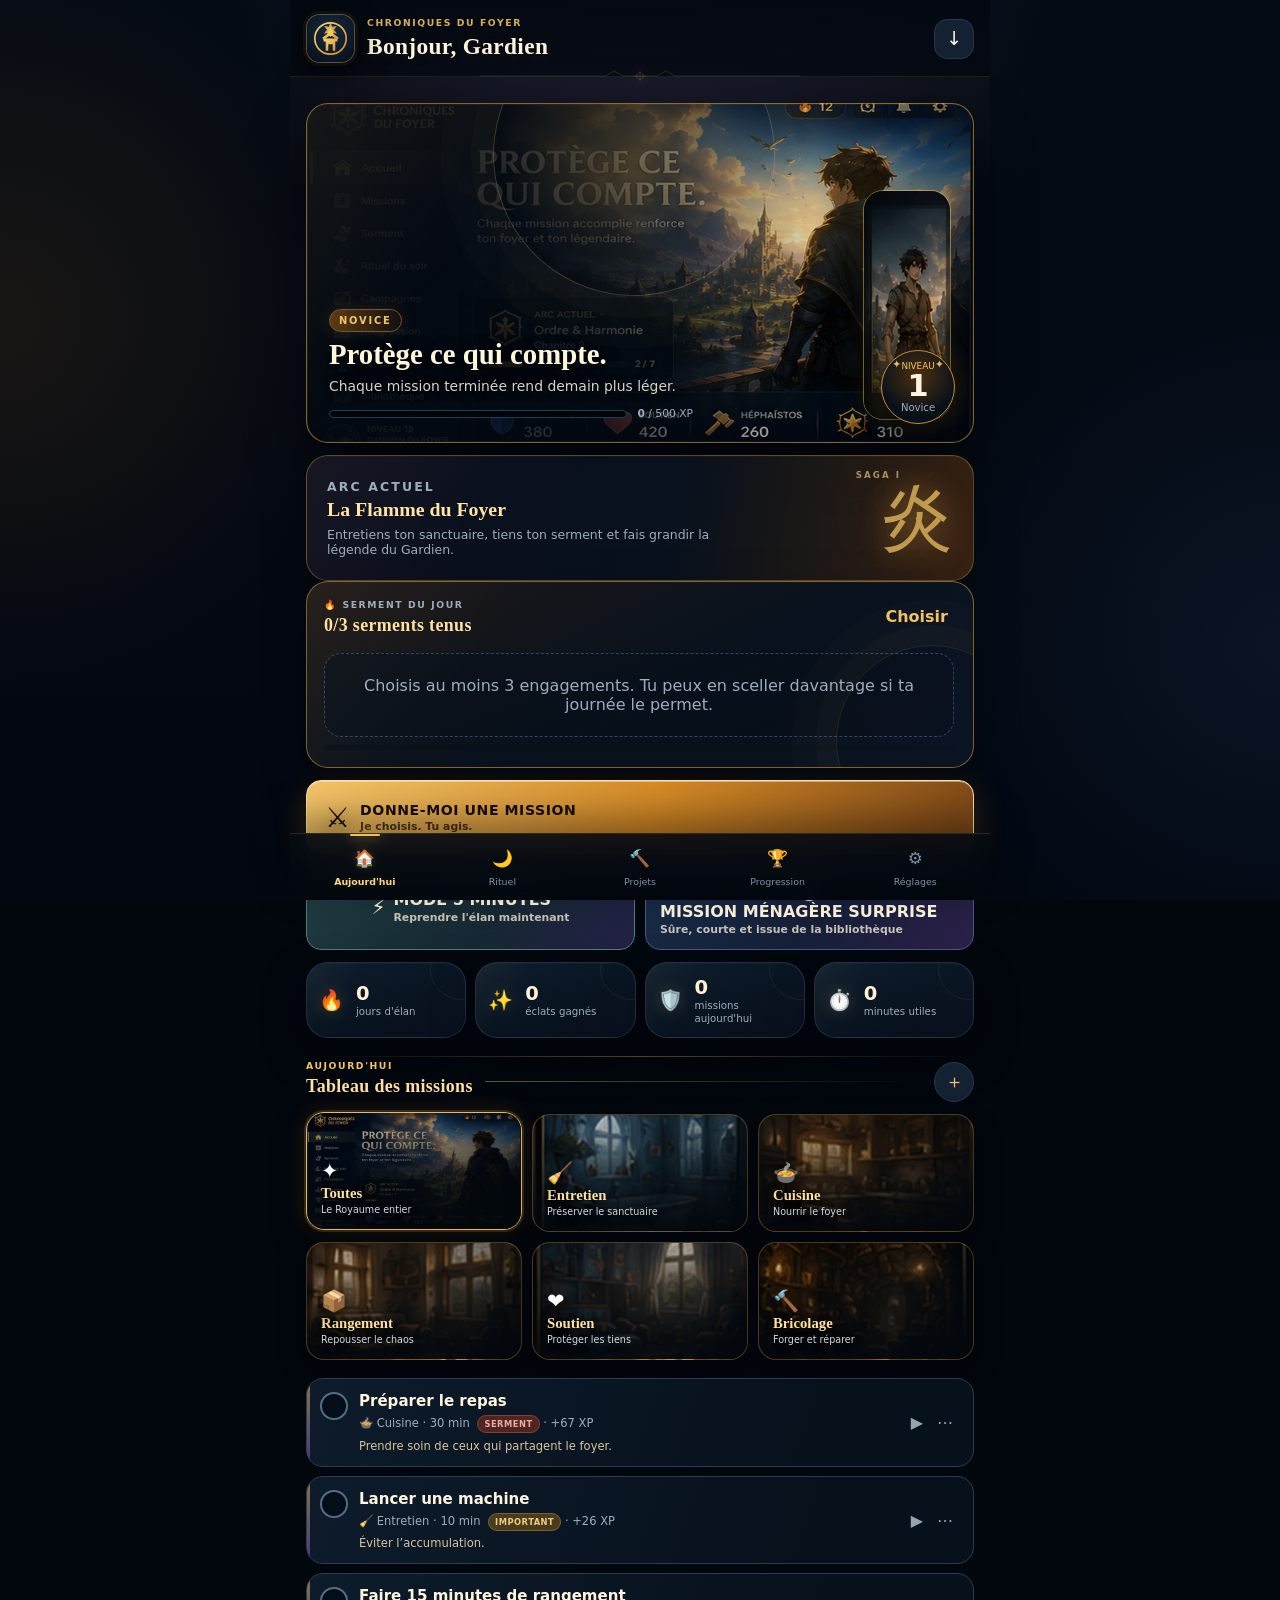
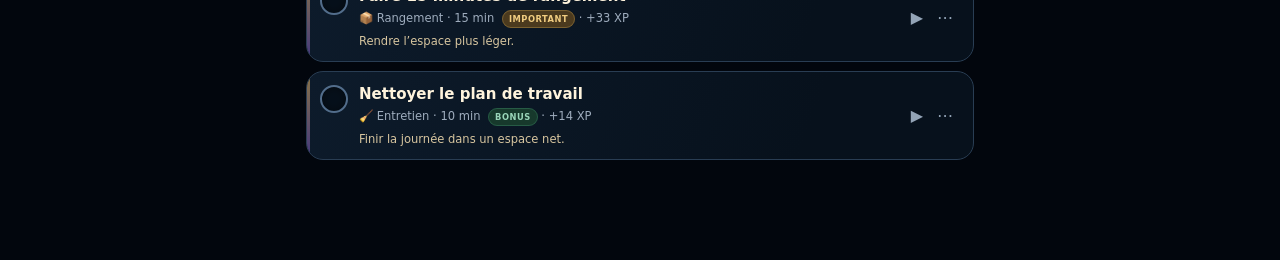
<file: index.html>
<!doctype html>
<html lang="fr">
<head>
  <meta charset="utf-8" />
  <meta name="viewport" content="width=device-width, initial-scale=1, viewport-fit=cover" />
  <meta name="theme-color" content="#030812" />
  <meta name="description" content="Chroniques du Foyer — transforme l'entretien, le rangement, la cuisine et le bricolage en missions motivantes." />
  <link rel="manifest" href="./manifest.webmanifest" />
  <link rel="icon" href="./icon.svg" type="image/svg+xml" />
  <link rel="apple-touch-icon" href="./icon-192.png" />
  <title>Chroniques du Foyer</title>
  <link rel="stylesheet" href="./style.css" />
</head>
<body>
  <div id="celebration" class="celebration" aria-hidden="true"></div>
  <div class="app-shell">
    <header class="topbar">
      <div class="brandline">
        <img src="./icon.svg" alt="" class="brand-icon" />
        <div>
          <p class="eyebrow">Chroniques du Foyer</p>
          <h1 id="greeting">Bonsoir, Gardien</h1>
        </div>
      </div>
      <button class="icon-btn" id="installBtn" hidden aria-label="Installer l'application">↓</button>
    </header>

    <main id="mainContent">
      <section id="todayView" class="view active-view">
        <section class="hero card glow-card shonen-hero">
          <div class="hero-copy">
            <span class="pill" id="rankPill">NOVICE</span>
            <h2>Protège ce qui compte.</h2>
            <p id="dailyQuote">Une petite action utile vaut mieux qu'une grande intention.</p>
            <div class="xp-line">
              <div class="xp-track"><span id="xpBar"></span></div>
              <small><strong id="xpCurrent">0</strong> / <span id="xpNext">250</span> XP</small>
            </div>
          </div>
          <div class="hero-guardian-stage"><img id="heroGuardianImage" src="./assets/guardian-stage-1.webp" alt="Évolution du Gardien"><div class="level-orb"><small>NIVEAU</small><strong id="level">1</strong><span id="rankMini">Novice</span></div></div>
        </section>

        <section class="arc-banner card"><div><p class="eyebrow">Arc actuel</p><h2>La Flamme du Foyer</h2><p>Entretiens ton sanctuaire, tiens ton serment et fais grandir la légende du Gardien.</p></div><span class="arc-mark">炎</span></section>

        <section class="oath-card card">
          <div class="section-head compact">
            <div>
              <p class="eyebrow">🔥 Serment du jour</p>
              <h2><span id="oathDone">0</span>/<span id="oathTotal">3</span> serments tenus</h2>
            </div>
            <button class="text-link" id="editOathBtn">Choisir</button>
          </div>
          <div id="oathList" class="oath-list"></div>
          <div class="oath-progress"><span id="oathProgress"></span></div>
        </section>

        <section class="mission-cta">
          <button class="action legendary" id="oneMissionBtn"><span>⚔️</span><div><strong>DONNE-MOI UNE MISSION</strong><small>Je choisis. Tu agis.</small></div></button>
          <button class="action rescue" id="rescueBtn"><span>⚡</span><div><strong>MODE 5 MINUTES</strong><small>Reprendre l'élan maintenant</small></div></button>
          <button class="action" id="householdSuggestBtn"><span>🎲</span><div><strong>MISSION MÉNAGÈRE SURPRISE</strong><small>Sûre, courte et issue de la bibliothèque</small></div></button>
        </section>

        <section class="stats-grid">
          <article class="mini-stat card"><span>🔥</span><div><strong id="streak">0</strong><small>jours d'élan</small></div></article>
          <article class="mini-stat card"><span>✨</span><div><strong id="shards">0</strong><small>éclats gagnés</small></div></article>
          <article class="mini-stat card"><span>🛡️</span><div><strong id="todayDone">0</strong><small>missions aujourd'hui</small></div></article>
          <article class="mini-stat card"><span>⏱️</span><div><strong id="todayMinutes">0</strong><small>minutes utiles</small></div></article>
        </section>

        <section class="section-block">
          <div class="section-head">
            <div><p class="eyebrow">Aujourd'hui</p><h2>Tableau des missions</h2></div>
            <button class="small-add" id="addTaskBtn" aria-label="Ajouter une mission">＋</button>
          </div>
          <div class="category-gallery" id="pathFilters">
            <button class="chip category-card active" data-path="all" style="--cat-bg:url('./assets/protect-what-matters.webp')"><span>✦</span><strong>Toutes</strong><small>Le Royaume entier</small></button>
            <button class="chip category-card" data-path="Entretien" style="--cat-bg:url('./assets/room-salle-de-bain.webp')"><span>🧹</span><strong>Entretien</strong><small>Préserver le sanctuaire</small></button>
            <button class="chip category-card" data-path="Cuisine" style="--cat-bg:url('./assets/room-cuisine.webp')"><span>🍲</span><strong>Cuisine</strong><small>Nourrir le foyer</small></button>
            <button class="chip category-card" data-path="Rangement" style="--cat-bg:url('./assets/room-salon.webp')"><span>📦</span><strong>Rangement</strong><small>Repousser le chaos</small></button>
            <button class="chip category-card" data-path="Soutien" style="--cat-bg:url('./assets/room-chambre-enfant.webp')"><span>❤️</span><strong>Soutien</strong><small>Protéger les tiens</small></button>
            <button class="chip category-card" data-path="Artisanat" style="--cat-bg:url('./assets/room-cave.webp')"><span>🔨</span><strong>Bricolage</strong><small>Forger et réparer</small></button>
          </div>
          <div id="taskList" class="task-list"></div>
        </section>
      </section>

      <section id="ritualView" class="view">
        <section class="ritual-hero card glow-purple illustrated ritual-illustrated">
          <span class="moon">🌙</span>
          <p class="eyebrow">Rituel du soir</p>
          <h2>Prépare la route de demain</h2>
          <p>Vide ta tête. Une mission par ligne. L'application les transforme en plan clair.</p>
          <button class="action ritual full" id="openRitualBtn">Énoncer mes missions</button>
        </section>
        <section class="section-block">
          <div class="section-head"><div><p class="eyebrow">Demain</p><h2>Parchemin des missions</h2></div><button class="small-add" id="addTomorrowBtn">＋</button></div>
          <div id="tomorrowList" class="task-list"></div>
        </section>
        <section class="card tip-card"><span>🧠</span><div><strong>Règle du Gardien</strong><p>Scelle au minimum 3 serments. Ensuite, ajoute librement autant de missions que tu souhaites pour demain.</p></div></section>
      </section>

      <section id="projectsView" class="view">
        <section class="campaign-visual card"><div><p class="eyebrow">Saga du Bâtisseur</p><h2>Transforme les grands travaux en arcs gagnables</h2></div></section>
        <section class="section-block first-block">
          <div class="section-head"><div><p class="eyebrow">Campagnes</p><h2>Grands projets du foyer</h2></div><button class="small-add" id="addProjectBtn">＋</button></div>
          <p class="muted">Transforme les gros travaux en petites étapes gagnables.</p>
          <div id="projectList" class="project-list"></div>
        </section>
      </section>

      <section id="progressView" class="view">
        <section class="profile-card card glow-card progression-visual">
          <div class="guardian-evolution-current"><img id="guardianEvolutionImage" src="./assets/guardian-stage-1.webp" alt="Gardien niveau 1"><div class="guardian-evolution-copy"><small>FORME ACTUELLE</small><strong id="guardianEvolutionName">Débutant</strong><span id="guardianEvolutionDesc">Des vêtements simples. La volonté avant l’armure.</span></div></div>
          <div class="guardian-symbol">🔥</div>
          <p class="eyebrow">Voie du Gardien</p>
          <h2 id="profileRank">Novice</h2>
          <p>Niveau <strong id="profileLevel">1</strong> · <strong id="profileXP">0</strong> XP</p>
          <div class="xp-track large"><span id="profileXpBar"></span></div>
        </section>
        <section class="guardian-path card">
          <div class="section-head"><div><p class="eyebrow">Évolution visuelle</p><h2>L’armure du Gardien</h2></div></div>
          <p class="muted guardian-path-intro">Ton apparence change avec ton niveau. Chaque palier matérialise les habitudes que tu as réellement construites.</p>
          <div class="guardian-stage-track" id="guardianStageTrack">
            <article class="guardian-stage-card" data-min-level="1"><img src="./assets/guardian-stage-1.webp" alt="Gardien niveau 1"><strong>Niv. 1</strong><small>L’Éveillé</small></article>
            <article class="guardian-stage-card" data-min-level="10"><img src="./assets/guardian-stage-10.webp" alt="Gardien niveau 10"><strong>Niv. 10</strong><small>L’Apprenti</small></article>
            <article class="guardian-stage-card" data-min-level="20"><img src="./assets/guardian-stage-20.webp" alt="Gardien niveau 20"><strong>Niv. 20</strong><small>Protecteur</small></article>
            <article class="guardian-stage-card" data-min-level="30"><img src="./assets/guardian-stage-30.webp" alt="Gardien niveau 30"><strong>Niv. 30</strong><small>Gardien</small></article>
            <article class="guardian-stage-card" data-min-level="40"><img src="./assets/guardian-stage-40.webp" alt="Gardien niveau 40"><strong>Niv. 40</strong><small>Champion</small></article>
            <article class="guardian-stage-card" data-min-level="50"><img src="./assets/guardian-stage-50.webp" alt="Gardien niveau 50"><strong>Niv. 50</strong><small>Héros</small></article>
            <article class="guardian-stage-card advanced-stage" data-min-level="60"><img src="./assets/guardian-stage-60.webp" alt="Gardien niveau 60"><strong>Niv. 60</strong><small>Bâtisseur</small></article>
            <article class="guardian-stage-card advanced-stage" data-min-level="70"><img src="./assets/guardian-stage-70.webp" alt="Gardien niveau 70"><strong>Niv. 70</strong><small>Ascendant</small></article>
            <article class="guardian-stage-card advanced-stage" data-min-level="80"><img src="./assets/guardian-stage-80.webp" alt="Gardien niveau 80"><strong>Niv. 80</strong><small>Légendaire</small></article>
            <article class="guardian-stage-card advanced-stage" data-min-level="90"><img src="./assets/guardian-stage-90.webp" alt="Gardien niveau 90"><strong>Niv. 90</strong><small>Demi-Dieu</small></article>
            <article class="guardian-stage-card advanced-stage eternal-stage" data-min-level="100"><img src="./assets/guardian-stage-100.webp" alt="Gardien niveau 100"><strong>Niv. 100</strong><small>Éternel</small></article>
          </div>
        </section>
        <section class="heritage-entry card">
          <div><p class="eyebrow">🏛️ Mémoire du Gardien</p><h2>Salle des Héritages</h2><p>Revois chaque grande forme de ton ascension, les équipements obtenus et l’évolution de ton Royaume.</p></div>
          <button class="action primary" id="openHeritageBtn">ENTRER DANS LA SALLE</button>
        </section>
        <section class="section-block">
          <div class="section-head"><div><p class="eyebrow">Vertus</p><h2>Ton évolution</h2></div></div>
          <div id="virtues" class="virtue-grid"></div>
        </section>
        <section class="section-block">
          <div class="section-head"><div><p class="eyebrow">Trophées</p><h2>Badges</h2></div></div>
          <div id="badges" class="badge-grid"></div>
        </section>
        <section class="card weekly-card">
          <p class="eyebrow">Défi de la semaine</p>
          <h2 id="weeklyTitle">7 gestes pour le foyer</h2>
          <div class="weekly-line"><div class="xp-track"><span id="weeklyBar"></span></div><strong><span id="weeklyDone">0</span>/7</strong></div>
          <p id="weeklyMessage">Chaque geste compte.</p>
        </section>
      </section>

      <section id="settingsView" class="view">
        <section class="section-block first-block">
          <div class="section-head"><div><p class="eyebrow">Réglages</p><h2>Ton sanctuaire</h2></div></div>
          <div class="settings-stack">
            <article class="card kingdom-card"><div><strong>🏯 Royaume configuré</strong><p>1 chambre adulte · 1 chambre enfant · WC · salle de bain · terrasse · salon · cuisine · cave</p><p class="kingdom-count"><strong id="libraryCount">140</strong> missions ménagères fiables disponibles.</p></div></article>
            <article class="card setting-card">
              <div><strong>🌙 Heure du rituel</strong><p>Rappel local lorsque l'application est ouverte.</p></div>
              <input type="time" id="ritualTime" value="21:30" />
            </article>
            <article class="card setting-card"><div><strong>🔔 Notifications</strong><p>Autoriser et tester un rappel du Rituel.</p></div><button class="action small" id="notifyBtn">Tester</button></article>
            <article class="card setting-card"><div><strong>💾 Sauvegarde</strong><p>Exporte tes données avant un changement de téléphone.</p></div><button class="action small" id="exportBtn">Exporter</button></article>
            <article class="card setting-card"><div><strong>📥 Restaurer</strong><p>Réimporte une sauvegarde JSON.</p></div><label class="action small file-action">Importer<input type="file" id="importInput" accept="application/json" hidden /></label></article>
            <article class="card setting-card danger-zone"><div><strong>Réinitialiser</strong><p>Efface toutes les données locales.</p></div><button class="action small" id="resetBtn">Effacer</button></article>
          </div>
        </section>
      </section>
    </main>

    <nav class="bottom-nav" aria-label="Navigation principale">
      <button class="nav-item active" data-view="todayView">🏠<span>Aujourd'hui</span></button>
      <button class="nav-item" data-view="ritualView">🌙<span>Rituel</span></button>
      <button class="nav-item" data-view="projectsView">🔨<span>Projets</span></button>
      <button class="nav-item" data-view="progressView">🏆<span>Progression</span></button>
      <button class="nav-item" data-view="settingsView">⚙️<span>Réglages</span></button>
    </nav>
  </div>

  <dialog id="taskDialog">
    <form id="taskForm" class="dialog-pad">
      <div class="dialog-head"><div><p class="eyebrow">Nouvelle mission</p><h2>Que faut-il accomplir ?</h2></div><button type="button" class="icon-btn close-dialog">×</button></div>
      <input type="hidden" name="day" id="taskDay" value="today" />
      <label>Titre<input name="title" required placeholder="Ex. Ranger l'entrée" /></label>
      <div class="grid-2">
        <label>Voie<select name="path"><option>Entretien</option><option>Cuisine</option><option>Rangement</option><option>Soutien</option><option>Artisanat</option><option>Administratif</option></select></label>
        <label>Durée<select name="duration"><option value="5">5 min</option><option value="10">10 min</option><option value="15" selected>15 min</option><option value="30">30 min</option><option value="45">45 min</option><option value="60">1 h</option><option value="90">1 h 30</option></select></label>
      </div>
      <div class="grid-2">
        <label>Importance<select name="priority"><option value="must">Serment</option><option value="important" selected>Important</option><option value="bonus">Bonus</option></select></label>
        <label>Nature<select name="type"><option value="mission">Mission</option><option value="routine">Routine quotidienne</option><option value="weekly">Routine hebdomadaire</option></select></label>
      </div>
      <label>Pourquoi ? <span class="optional">(motivation)</span><input name="why" placeholder="Ex. Soulager la maison / préparer le week-end" /></label>
      <label>Notes<textarea name="notes" rows="3" placeholder="Détail utile, matériel, première étape…"></textarea></label>
      <button class="action primary full" type="submit">Ajouter la mission</button>
    </form>
  </dialog>

  <dialog id="ritualDialog">
    <div class="dialog-pad">
      <div class="dialog-head"><div><p class="eyebrow">🌙 Rituel du soir</p><h2>Vide ta tête</h2></div><button type="button" class="icon-btn" id="closeRitual">×</button></div>
      <p class="muted">Une ligne = une idée. Exemple : « faire les courses », « 30 min sur l'escalier », « nettoyer salle de bain ».</p>
      <textarea id="ritualInput" rows="9" placeholder="Préparer le repas\nLancer une machine\nRanger la cave 30 min\nPoncer 3 marches…"></textarea>
      <div class="grid-2 ritual-options">
        <label>Durée par défaut<select id="ritualDuration"><option value="10">10 min</option><option value="15" selected>15 min</option><option value="30">30 min</option><option value="45">45 min</option></select></label>
        <label>Énergie prévue<select id="tomorrowEnergy"><option value="low">Basse</option><option value="normal" selected>Normale</option><option value="high">Haute</option></select></label>
      </div>
      <button class="action ritual full" id="generateTomorrow">✨ Forger le plan de demain</button>
    </div>
  </dialog>

  <dialog id="oathDialog">
    <div class="dialog-pad">
      <div class="dialog-head"><div><p class="eyebrow">🔥 Serment</p><h2>Scelle tes Serments</h2></div><button class="icon-btn" id="closeOath">×</button></div>
      <p class="muted">Minimum obligatoire : 3 serments. Il n’y a aucune limite maximale : choisis ce que tu veux réellement accomplir.</p>
      <button class="action oath-suggest full" id="suggestOathHousehold"><span>✨</span><div><strong>INSPIRER MON SERMENT</strong><small>Ajouter des idées de ménage sûres et adaptées au Royaume</small></div></button>
      <div id="oathSuggestionStatus" class="oath-suggestion-status" aria-live="polite"></div>
      <div id="oathPicker" class="oath-picker"></div>
      <button class="action primary full" id="saveOath">Sceller mon Serment</button>
    </div>
  </dialog>

  <dialog id="focusDialog">
    <div class="focus-box">
      <div class="focus-emblem">⚔️</div>
      <p class="eyebrow">Mission en cours</p>
      <h2 id="focusTitle">Mission</h2>
      <p id="focusWhy" class="focus-why"></p>
      <div class="focus-reward"><span id="focusMeta"></span></div>
      <div class="timer-ring"><div class="timer" id="timer">15:00</div><small>Une mission. Rien d'autre.</small></div>
      <div class="focus-actions"><button class="action primary" id="startTimer">Démarrer</button><button class="action success" id="doneFocus">Mission accomplie ✓</button></div>
      <button class="text-btn" id="closeFocus">Reporter sans culpabiliser</button>
    </div>
  </dialog>

  <dialog id="projectDialog">
    <form id="projectForm" class="dialog-pad">
      <div class="dialog-head"><div><p class="eyebrow">Nouvelle campagne</p><h2>Grand projet</h2></div><button type="button" class="icon-btn close-dialog">×</button></div>
      <label>Nom du projet<input name="title" required placeholder="Ex. Refaire l'escalier" /></label>
      <label>Objectif<input name="why" placeholder="Ex. Rendre l'entrée plus agréable" /></label>
      <label>Étapes <span class="optional">(une par ligne)</span><textarea name="steps" rows="7" required placeholder="Acheter le matériel\nProtéger la zone\nPoncer 3 marches\nReboucher\nPeindre"></textarea></label>
      <button class="action primary full" type="submit">Créer la campagne</button>
    </form>
  </dialog>

  <dialog id="rewardDialog" class="victory-dialog">
    <div class="reward-box victory-box">
      <div class="victory-bg" aria-hidden="true"></div><div class="victory-burst" aria-hidden="true"></div>
      <div class="victory-kicker">⚡ MISSION ACCOMPLIE !</div>
      <p class="victory-mission" id="victoryMission">Le foyer avance</p>
      <div class="victory-grid">
        <div class="victory-rank-panel"><small>RANG OBTENU</small><strong id="victoryRank">S</strong><span>VICTOIRE</span></div>
        <div class="victory-gain-panel"><small>GAIN</small><div class="reward-xp" id="rewardXp">+25 XP</div><div class="victory-combo">🔥 COMBO <strong id="victoryCombo">1 jour</strong></div></div>
      </div>
      <div class="victory-loot"><span class="loot-icon" id="victoryRewardIcon">✨</span><div><small>RÉCOMPENSE VISUELLE</small><strong id="victoryRewardName">Éclat du Gardien</strong></div></div>
      <h2 id="rewardTitle">Belle avancée.</h2><p id="rewardText">Tu viens de rendre le foyer un peu plus léger.</p>
      <button class="action victory-continue full" id="closeReward">CONTINUER L’AVENTURE !</button>
    </div>
  </dialog>


  <dialog id="ascensionDialog" class="ascension-dialog">
    <div class="ascension-shell">
      <div class="ascension-stars" aria-hidden="true"></div>
      <div class="ascension-seal" aria-hidden="true">✦</div>
      <p class="ascension-awakening">QUELQUE CHOSE S’ÉVEILLE…</p>
      <p class="eyebrow">✦ ASCENSION ✦</p>
      <div class="ascension-level-line"><span>NIVEAU</span><strong id="ascensionLevel">30</strong><span>ATTEINT</span></div>
      <h2 id="ascensionName">Le Gardien</h2>
      <p class="ascension-quote" id="ascensionQuote">Celui qui prend soin de son royaume devient digne de le protéger.</p>
      <div class="ascension-compare">
        <article class="ascension-form before"><small>AVANT</small><img id="ascensionBeforeImg" src="./assets/guardian-stage-20.webp" alt="Ancienne forme"><strong id="ascensionBeforeName">Niv. 29 · Protecteur</strong></article>
        <div class="ascension-arrow">➜</div>
        <article class="ascension-form after"><small>MAINTENANT</small><img id="ascensionAfterImg" src="./assets/guardian-stage-30.webp" alt="Nouvelle forme"><strong id="ascensionAfterName">Niv. 30 · Gardien</strong></article>
      </div>
      <div class="ascension-unlocks">
        <article><span>🛡️</span><div><small>ÉQUIPEMENT OBTENU</small><strong id="ascensionGear">Armure du Gardien</strong></div></article>
        <article><span>🏰</span><div><small>ROYAUME ÉVOLUÉ</small><strong id="ascensionDecor">Domaine fortifié</strong></div></article>
      </div>
      <div class="ascension-stats" id="ascensionStats"></div>
      <div class="ascension-actions">
        <button class="action primary full" id="ascensionContinue">⚔️ CONTINUER L’AVENTURE</button>
        <button class="action full" id="ascensionHeritage">🏛️ VOIR DANS LA SALLE DES HÉRITAGES</button>
        <button class="text-btn" id="ascensionAdmire">◉ Admirer ma nouvelle forme</button>
      </div>
    </div>
  </dialog>

  <dialog id="heritageDialog" class="heritage-dialog">
    <div class="heritage-shell">
      <div class="dialog-head"><div><p class="eyebrow">🏛️ Salle des Héritages</p><h2>La mémoire de ton ascension</h2></div><button type="button" class="icon-btn" id="closeHeritage">×</button></div>
      <p class="muted">Fais défiler les paliers. Les formes futures restent scellées jusqu’à ce que tu les mérites.</p>
      <div class="heritage-detail">
        <div class="heritage-hero-wrap"><img id="heritageHero" src="./assets/guardian-stage-1.webp" alt="Forme du Gardien"><div class="heritage-level" id="heritageLevel">Niveau 1</div></div>
        <div class="heritage-copy"><p class="eyebrow">FORME</p><h3 id="heritageTitle">L’Éveillé</h3><div class="heritage-info"><span>🛡️ Équipement</span><strong id="heritageGear"></strong></div><div class="heritage-info"><span>🏰 Décor</span><strong id="heritageDecor"></strong></div><div class="heritage-status" id="heritageLock"></div></div>
      </div>
      <div class="heritage-track" id="heritageStages"></div>
    </div>
  </dialog>

  <script src="./household-library.js"></script>
  <script src="./app.js"></script>
</body>
</html>
</file>
<file: style.css>
:root{--bg:#06101a;--bg2:#091522;--panel:#0d1825;--panel2:#111f2f;--ink:#f8ecd5;--muted:#9eabb8;--gold:#f1bd59;--gold2:#d99534;--purple:#7c4fd2;--purple2:#4d2e84;--red:#d8645b;--green:#54a57f;--blue:#55a3c8;--line:#26364a;--radius:22px;--shadow:0 18px 45px rgba(0,0,0,.3)}
*{box-sizing:border-box}html{background:var(--bg)}body{margin:0;font-family:Inter,ui-sans-serif,system-ui,-apple-system,BlinkMacSystemFont,"Segoe UI",sans-serif;background:radial-gradient(circle at 50% -10%,#1a2c46 0,#091522 30%,#06101a 65%);color:var(--ink);min-height:100dvh}button,input,select,textarea{font:inherit}button{cursor:pointer;color:inherit}h1,h2,h3,p{margin-top:0}h1{font-family:Georgia,"Times New Roman",serif;font-size:1.55rem;margin:0}h2{font-size:1.12rem;margin-bottom:6px}h3{font-size:.98rem;margin-bottom:4px}.app-shell{max-width:700px;margin:auto;min-height:100dvh;padding:calc(18px + env(safe-area-inset-top)) 16px calc(100px + env(safe-area-inset-bottom))}.topbar,.section-head,.dialog-head,.brandline,.task,.mini-stat,.setting-card,.weekly-line{display:flex;align-items:center;justify-content:space-between;gap:12px}.brandline{justify-content:flex-start}.brand-icon{width:45px;height:45px;border-radius:14px;filter:drop-shadow(0 5px 12px rgba(0,0,0,.35))}.eyebrow{margin:0 0 5px;text-transform:uppercase;letter-spacing:.17em;font-size:.64rem;font-weight:900;color:var(--gold)}.muted,.card p,.optional{color:var(--muted)}.optional{font-weight:500}.view{display:none}.active-view{display:block}.card{background:linear-gradient(180deg,rgba(17,31,47,.96),rgba(9,19,31,.98));border:1px solid var(--line);border-radius:var(--radius);padding:17px;box-shadow:var(--shadow)}.glow-card{border-color:#6b512a;box-shadow:0 18px 45px rgba(0,0,0,.3),inset 0 0 40px rgba(242,184,75,.04)}.hero{margin:20px 0 12px;display:grid;grid-template-columns:1fr auto;align-items:center;gap:14px;overflow:hidden;position:relative}.hero:after{content:"";position:absolute;width:180px;height:180px;border:1px solid rgba(241,189,89,.14);border-radius:50%;right:-90px;top:-72px}.hero-copy{position:relative;z-index:1}.hero h2{font-family:Georgia,serif;font-size:1.35rem}.hero p{margin-bottom:13px;font-size:.88rem}.pill{display:inline-block;padding:5px 9px;border:1px solid #745a2d;color:var(--gold);border-radius:999px;font-size:.62rem;font-weight:900;letter-spacing:.12em;margin-bottom:8px}.level-orb{width:86px;height:86px;border-radius:50%;border:1px solid #8c6a35;background:radial-gradient(circle at 50% 35%,#3c2b16,#0b1420 64%);display:flex;flex-direction:column;align-items:center;justify-content:center;position:relative;z-index:1}.level-orb small{font-size:.55rem;color:var(--gold)}.level-orb strong{font-size:1.9rem;line-height:1}.level-orb span{font-size:.63rem;color:var(--muted)}.xp-line{display:flex;align-items:center;gap:10px}.xp-track{height:7px;background:#08101a;border:1px solid #26364a;border-radius:999px;overflow:hidden;flex:1}.xp-track span{display:block;height:100%;width:0;background:linear-gradient(90deg,var(--purple),var(--gold));border-radius:inherit;transition:width .5s ease}.xp-line small{white-space:nowrap;color:var(--muted);font-size:.67rem}.oath-card{margin-bottom:12px}.compact{align-items:flex-start}.text-link,.text-btn{border:0;background:transparent;color:var(--gold);padding:8px;font-weight:800}.oath-list,.task-list,.project-list,.settings-stack,.oath-picker{display:grid;gap:9px}.oath-item{display:grid;grid-template-columns:auto 1fr auto;align-items:center;gap:10px;padding:10px 0;border-bottom:1px solid rgba(38,54,74,.65)}.oath-item:last-child{border:0}.oath-index{width:27px;height:27px;border:1px solid #71572c;color:var(--gold);border-radius:50%;display:grid;place-items:center;font-size:.76rem;font-weight:900}.oath-item.done{opacity:.55}.oath-item.done strong{text-decoration:line-through}.oath-progress{height:5px;background:#08101a;border-radius:99px;overflow:hidden;margin-top:8px}.oath-progress span{display:block;height:100%;background:linear-gradient(90deg,var(--red),var(--gold));width:0;transition:width .45s}.empty{padding:22px 15px;text-align:center;color:var(--muted);border:1px dashed #33465d;border-radius:17px;background:rgba(8,16,26,.5)}.mission-cta{display:grid;grid-template-columns:1.4fr 1fr;gap:9px;margin:12px 0}.action{border:1px solid var(--line);border-radius:15px;background:#142235;color:var(--ink);padding:13px 14px;font-weight:850}.action div{display:grid;text-align:left;gap:2px}.action div small{font-size:.68rem;font-weight:600;opacity:.76}.action.legendary{display:flex;align-items:center;justify-content:center;gap:10px;background:linear-gradient(145deg,#e8a938,#8e5a1e);color:#160f07;border-color:#f3c76c;box-shadow:0 10px 25px rgba(217,149,52,.2)}.action.rescue{display:flex;align-items:center;justify-content:center;gap:8px;background:linear-gradient(145deg,#44306b,#2a2147);border-color:#654b94}.action.primary{background:linear-gradient(180deg,#f5c86a,#d79b38);color:#161007;border-color:#f2c261}.action.ritual{background:linear-gradient(180deg,#68439c,#3a275e);border-color:#805ab5}.action.success{background:linear-gradient(180deg,#477f65,#2b5d49);border-color:#5ca582}.action.full{width:100%}.action.small{padding:9px 12px;font-size:.78rem}.stats-grid{display:grid;grid-template-columns:repeat(4,1fr);gap:8px;margin-bottom:22px}.mini-stat{justify-content:flex-start;padding:12px}.mini-stat>span{font-size:1.25rem}.mini-stat strong{display:block;font-size:1.08rem}.mini-stat small{display:block;color:var(--muted);font-size:.64rem;line-height:1.2}.section-block{margin-top:20px}.first-block{margin-top:22px}.section-head{margin-bottom:11px}.small-add,.icon-btn{width:40px;height:40px;padding:0;display:grid;place-items:center;border:1px solid var(--line);border-radius:13px;background:#132132;font-size:1.2rem}.small-add{border-radius:50%;color:var(--gold)}.filter-row{display:flex;gap:7px;overflow-x:auto;padding:1px 0 10px;scrollbar-width:none}.filter-row::-webkit-scrollbar{display:none}.chip{white-space:nowrap;border:1px solid var(--line);border-radius:999px;padding:7px 10px;background:#0a1521;color:var(--muted);font-size:.72rem}.chip.active{background:#3b2d19;color:var(--gold);border-color:#6e542c}.task{background:linear-gradient(180deg,#0d1926,#0a1420);border:1px solid var(--line);border-radius:17px;padding:13px}.task.done{opacity:.52}.task-main{display:flex;align-items:flex-start;gap:11px;min-width:0}.task-main>div{min-width:0}.check{width:28px;height:28px;border-radius:50%;border:2px solid #4c6078;background:transparent;flex:0 0 auto;color:#161007}.check.done{background:var(--gold);border-color:var(--gold)}.task h3{white-space:nowrap;overflow:hidden;text-overflow:ellipsis;margin:0 0 5px}.task-meta{font-size:.72rem;color:var(--muted)}.priority{font-size:.61rem;padding:3px 6px;border-radius:999px;margin-left:4px}.priority.must{background:#4e2521;color:#f3aaa2}.priority.important{background:#4b3a1e;color:#f0cc80}.priority.bonus{background:#17392c;color:#9ad5b9}.task-actions{display:flex;align-items:center}.small-btn{border:0;background:transparent;color:#93a4b6;padding:7px}.why{margin-top:7px;font-size:.72rem;color:#d7c59f}.ritual-hero{margin-top:22px;text-align:center;padding:27px 20px}.glow-purple{border-color:#523d78;background:radial-gradient(circle at 50% -20%,rgba(127,75,214,.24),transparent 58%),linear-gradient(180deg,#151d2b,#0b1320)}.moon{font-size:2.3rem;display:block;margin-bottom:8px}.tip-card{display:flex;gap:12px;align-items:flex-start;margin-top:18px}.tip-card>span{font-size:1.5rem}.tip-card p{margin:4px 0 0;font-size:.82rem}.project{background:linear-gradient(180deg,#101c2b,#0a1420);border:1px solid var(--line);border-radius:18px;padding:15px}.project-head{display:flex;justify-content:space-between;gap:10px}.project-progress{display:flex;align-items:center;gap:10px;margin:12px 0}.project-progress small{color:var(--muted);white-space:nowrap}.project-step{display:flex;gap:9px;align-items:flex-start;padding:9px 0;border-top:1px solid rgba(38,54,74,.55)}.project-step input{width:auto;margin-top:3px}.project-step.done span{text-decoration:line-through;color:var(--muted)}.project-actions{display:flex;gap:7px;margin-top:8px}.profile-card{text-align:center;margin-top:22px}.guardian-symbol{width:72px;height:72px;margin:0 auto 12px;border-radius:50%;border:1px solid #74582d;background:radial-gradient(circle,#4b2b16,#0b1520);display:grid;place-items:center;font-size:2rem}.xp-track.large{height:9px;max-width:420px;margin:13px auto 0}.virtue-grid{display:grid;grid-template-columns:repeat(2,1fr);gap:9px}.virtue{border:1px solid var(--line);border-radius:16px;background:#0b1622;padding:13px}.virtue-top{display:flex;justify-content:space-between;gap:8px}.virtue strong{font-size:.84rem}.virtue .xp-track{margin-top:8px}.badge-grid{display:grid;grid-template-columns:repeat(3,1fr);gap:8px}.badge{border:1px solid var(--line);border-radius:16px;padding:13px 7px;text-align:center;background:#0b1622}.badge.locked{opacity:.33;filter:grayscale(1)}.badge-icon{font-size:1.6rem}.badge strong{display:block;font-size:.72rem;margin-top:5px}.badge small{color:var(--muted);font-size:.58rem}.weekly-card{margin-top:20px}.weekly-line{margin:12px 0}.setting-card p{margin:4px 0 0;font-size:.75rem}.setting-card input[type=time]{max-width:112px}.danger-zone{border-color:#5e2b2b}.file-action{display:inline-block}.bottom-nav{position:fixed;z-index:20;left:50%;bottom:0;transform:translateX(-50%);width:min(700px,100%);display:grid;grid-template-columns:repeat(5,1fr);padding:9px 6px calc(9px + env(safe-area-inset-bottom));background:rgba(5,11,18,.94);backdrop-filter:blur(18px);border-top:1px solid var(--line)}.nav-item{border:0;background:transparent;color:#7f91a4;display:grid;place-items:center;gap:3px;font-size:1.05rem}.nav-item span{font-size:.59rem}.nav-item.active{color:var(--gold);font-weight:850}dialog{border:1px solid #33465e;background:#09131f;color:var(--ink);border-radius:24px;width:min(590px,calc(100% - 24px));max-height:92dvh;padding:0;box-shadow:0 28px 100px rgba(0,0,0,.7)}dialog::backdrop{background:rgba(0,0,0,.76);backdrop-filter:blur(5px)}.dialog-pad,.focus-box,.reward-box{padding:21px}label{display:grid;gap:7px;color:#dfcfaf;font-size:.79rem;font-weight:800;margin-bottom:12px}input,select,textarea{width:100%;border:1px solid #304258;border-radius:13px;background:#0c1926;color:var(--ink);padding:11px 12px}textarea{resize:vertical}.grid-2{display:grid;grid-template-columns:1fr 1fr;gap:9px}.ritual-options{margin-top:10px}.focus-box,.reward-box{text-align:center}.focus-emblem{font-size:2.1rem}.focus-why{color:#dbc99f;font-style:italic}.focus-reward{display:inline-block;border:1px solid #6b4f27;border-radius:999px;padding:7px 11px;color:var(--gold);font-size:.76rem}.timer-ring{width:205px;height:205px;margin:20px auto;border-radius:50%;border:8px solid #31244d;box-shadow:inset 0 0 0 2px #8d63ce,0 0 32px rgba(124,79,210,.2);display:flex;flex-direction:column;align-items:center;justify-content:center}.timer{font-size:2.85rem;font-weight:950;letter-spacing:-.06em}.timer-ring small{color:var(--muted);font-size:.66rem}.focus-actions{display:grid;grid-template-columns:1fr 1fr;gap:8px}.reward-rays{font-size:3.4rem;color:var(--gold);text-shadow:0 0 30px rgba(241,189,89,.5)}.reward-box h2{font-family:Georgia,serif;font-size:1.5rem}.reward-xp{font-size:2rem;color:var(--gold);font-weight:950;margin:10px}.celebration{position:fixed;inset:0;pointer-events:none;overflow:hidden;z-index:100}.confetti{position:absolute;width:8px;height:14px;background:var(--gold);top:-20px;animation:fall 1.4s linear forwards;border-radius:2px}.confetti:nth-child(3n){background:var(--purple)}.confetti:nth-child(3n+1){background:#f8ecd5}@keyframes fall{to{transform:translateY(110vh) rotate(720deg);opacity:.2}}@media(max-width:560px){.stats-grid{grid-template-columns:1fr 1fr}.mission-cta{grid-template-columns:1fr}.grid-2{grid-template-columns:1fr}.badge-grid{grid-template-columns:repeat(2,1fr)}}

/* Shonen visual direction */
.shonen-hero{position:relative;overflow:hidden;min-height:220px;background:linear-gradient(90deg,rgba(5,11,18,.96) 0%,rgba(5,11,18,.78) 52%,rgba(5,11,18,.18) 100%),url('assets/hero-guardian.webp') center/cover no-repeat;border-color:#80602d;box-shadow:0 18px 48px rgba(0,0,0,.35),inset 0 0 40px rgba(241,189,89,.05)}
.shonen-hero:after{content:"";position:absolute;inset:auto -8% -50px 28%;height:110px;background:radial-gradient(ellipse,rgba(241,189,89,.2),transparent 70%);transform:rotate(-4deg)}
.shonen-hero .hero-copy{max-width:68%}.shonen-hero .level-orb{backdrop-filter:blur(8px);background:radial-gradient(circle at 50% 35%,rgba(82,51,19,.92),rgba(7,16,27,.9) 66%)}
.arc-banner{position:relative;overflow:hidden;display:flex;align-items:center;justify-content:space-between;background:linear-gradient(135deg,#171326,#0b1520 58%,#2e2111);border-color:#58472d}.arc-banner h2{font-family:Georgia,serif}.arc-banner p{margin:.25rem 0;color:var(--muted);font-size:.78rem;max-width:430px}.arc-mark{font-size:4.3rem;line-height:1;color:var(--gold);opacity:.75;text-shadow:0 0 28px rgba(241,189,89,.4);font-family:serif}
.illustrated{position:relative;overflow:hidden}.ritual-illustrated{min-height:300px;background:linear-gradient(180deg,rgba(11,12,25,.35),rgba(8,14,24,.96) 78%),url('assets/ritual-moon.webp') center/cover no-repeat;border-color:#65478e}.ritual-illustrated>*{position:relative;z-index:1}.ritual-illustrated:after{content:"";position:absolute;inset:0;background:radial-gradient(circle at 50% 15%,rgba(150,102,235,.18),transparent 45%)}
.campaign-visual{min-height:210px;margin-top:22px;display:flex;align-items:flex-end;overflow:hidden;background:linear-gradient(180deg,rgba(4,9,15,.05),rgba(5,11,18,.92)),url('assets/campaign-forge.webp') center/cover no-repeat;border-color:#6e5128}.campaign-visual>div{position:relative;z-index:1}.campaign-visual h2{max-width:440px;font-family:Georgia,serif;font-size:1.35rem;text-shadow:0 3px 14px #000}
.progression-visual{position:relative;overflow:hidden;background:linear-gradient(180deg,rgba(5,10,17,.35),rgba(8,15,24,.96)),url('assets/progression-banner.webp') center/cover no-repeat;min-height:250px;display:flex;flex-direction:column;justify-content:flex-end}.progression-visual .guardian-symbol{box-shadow:0 0 35px rgba(241,189,89,.28)}
.task,.project,.oath-card,.mini-stat{transition:transform .18s ease,border-color .18s ease,box-shadow .18s ease}.task:active,.project:active{transform:scale(.985)}.task:hover,.project:hover{border-color:#5b4930;box-shadow:0 8px 24px rgba(0,0,0,.18)}
.action.legendary{position:relative;overflow:hidden}.action.legendary:after{content:"";position:absolute;top:-80%;left:-45%;width:35%;height:250%;background:linear-gradient(90deg,transparent,rgba(255,255,255,.28),transparent);transform:rotate(18deg);animation:shonenShine 4.6s infinite}@keyframes shonenShine{0%,70%{left:-45%}100%{left:135%}}
@media(max-width:560px){.shonen-hero{min-height:250px;background-position:62% center}.shonen-hero .hero-copy{max-width:74%}.arc-mark{font-size:3.2rem}.campaign-visual{min-height:190px}}

/* v6.4 — Victoire shōnen & royaume personnalisé */
.kingdom-card{border-color:#66502a;background:linear-gradient(145deg,rgba(41,30,16,.82),rgba(9,20,31,.97))}.kingdom-count{color:var(--gold)!important;margin-top:8px!important}
.victory-dialog{width:min(570px,calc(100% - 18px));overflow:hidden;border-color:#9a6a22;background:#050b12;box-shadow:0 0 0 1px rgba(244,190,73,.25),0 0 90px rgba(244,148,34,.25),0 35px 110px #000}.victory-dialog::backdrop{background:radial-gradient(circle at 50% 45%,rgba(75,35,10,.34),rgba(0,0,0,.92));backdrop-filter:blur(7px)}
.victory-box{position:relative;overflow:hidden;padding:24px 18px 20px;isolation:isolate;background:linear-gradient(180deg,rgba(6,11,18,.14),rgba(5,10,17,.96) 48%)}.victory-bg{position:absolute;inset:0;z-index:-3;background:linear-gradient(180deg,rgba(4,9,15,.04),rgba(4,9,15,.82) 72%),url('./assets/hero-guardian.webp') center 18%/cover no-repeat;opacity:.88;transform:scale(1.06);animation:victoryZoom 1.2s cubic-bezier(.16,.84,.36,1) both}.victory-burst{position:absolute;left:50%;top:26%;width:620px;height:620px;z-index:-2;transform:translate(-50%,-50%);background:repeating-conic-gradient(from 0deg,rgba(255,181,45,.28) 0 3deg,transparent 3deg 11deg);mask-image:radial-gradient(circle,#000 0 35%,transparent 70%);animation:burstSpin 14s linear infinite}.victory-kicker{font-size:clamp(1.65rem,7vw,3rem);line-height:.92;font-weight:1000;font-style:italic;letter-spacing:-.06em;color:#ffd66b;text-shadow:0 3px 0 #6b3400,0 0 14px #ff8a00,0 0 38px rgba(255,126,0,.8);transform:rotate(-2deg);margin:148px 0 7px;animation:victorySlam .6s cubic-bezier(.17,.89,.32,1.38) both}.victory-mission{font-weight:900;color:#fff;font-size:1.02rem;margin:0 0 14px;text-shadow:0 2px 10px #000}.victory-grid{display:grid;grid-template-columns:.9fr 1.1fr;border:1px solid #3c78a8;background:linear-gradient(180deg,rgba(5,18,30,.88),rgba(4,10,17,.96));border-radius:18px;overflow:hidden;box-shadow:0 0 26px rgba(40,127,209,.18)}.victory-grid>div{padding:14px}.victory-rank-panel{border-right:1px solid #31516c;display:grid;place-items:center}.victory-rank-panel small,.victory-gain-panel small,.victory-loot small{font-size:.62rem;letter-spacing:.12em;color:#f6c45c;font-weight:900}.victory-rank-panel strong{font-family:Georgia,serif;font-size:4.5rem;line-height:.9;color:#ffd162;text-shadow:0 0 8px #ffad19,0 0 28px rgba(255,139,0,.75);animation:rankPulse 1.25s ease-in-out infinite alternate}.victory-dialog[data-rank="SS"] .victory-rank-panel strong,.victory-dialog[data-rank="SSS"] .victory-rank-panel strong{font-size:3.5rem;color:#fff0a8}.victory-rank-panel span{font-size:.65rem;border:1px solid #8c6429;padding:3px 9px;color:#f6c45c;margin-top:7px}.victory-gain-panel{display:flex;flex-direction:column;align-items:center;justify-content:center}.victory-gain-panel .reward-xp{font-size:1.55rem;color:#8fd2ff;text-shadow:0 0 20px rgba(80,167,255,.55);margin:5px 0}.victory-combo{border-top:1px solid rgba(49,81,108,.7);padding-top:9px;width:100%;font-size:.75rem;color:#f3c766}.victory-loot{margin:10px 0;display:flex;align-items:center;justify-content:center;gap:12px;border:1px solid #60471f;border-radius:16px;padding:10px;background:linear-gradient(90deg,rgba(71,42,14,.72),rgba(17,13,8,.86))}.victory-loot>div{display:grid;text-align:left}.victory-loot strong{font-size:.88rem;color:#f9e1a0}.loot-icon{font-size:2.2rem;filter:drop-shadow(0 0 12px #f5b84b);animation:lootFloat 1.1s ease-in-out infinite alternate}.victory-box>h2{font-size:1.05rem;margin:9px 0 4px}.victory-box>#rewardText{font-size:.78rem;margin:0 0 12px}.victory-continue{background:linear-gradient(180deg,#ffc654,#d78314)!important;color:#160d03!important;border-color:#ffe09a!important;box-shadow:0 0 24px rgba(255,176,45,.32);letter-spacing:.04em}
@keyframes victorySlam{0%{opacity:0;transform:scale(2.2) rotate(-6deg)}65%{opacity:1;transform:scale(.93) rotate(-1deg)}100%{transform:scale(1) rotate(-2deg)}}@keyframes victoryZoom{from{transform:scale(1.22);filter:brightness(1.5)}to{transform:scale(1.06);filter:brightness(.9)}}@keyframes burstSpin{to{transform:translate(-50%,-50%) rotate(360deg)}}@keyframes rankPulse{to{transform:scale(1.06);filter:brightness(1.16)}}@keyframes lootFloat{to{transform:translateY(-4px) scale(1.05)}}
@media(max-width:420px){.victory-kicker{margin-top:120px}.victory-grid{grid-template-columns:1fr 1.25fr}.victory-rank-panel strong{font-size:3.65rem}.victory-grid>div{padding:11px}}@media(prefers-reduced-motion:reduce){.victory-bg,.victory-burst,.victory-kicker,.victory-rank-panel strong,.loot-icon{animation:none!important}}

/* v6.5 — Refonte visuelle Shōnen Mythologique */
:root{
  --bg:#030812;--bg2:#07111f;--panel:#091624;--panel2:#0d1d30;
  --ink:#fff4dd;--muted:#9eacbd;--gold:#f3c465;--gold2:#c88125;
  --purple:#7856d8;--purple2:#302255;--red:#e65e50;--green:#56b58b;
  --blue:#59b6df;--line:#253850;--radius:22px;
  --shadow:0 18px 55px rgba(0,0,0,.42);
}
html{background:#02060d}
body{
  background:
    radial-gradient(circle at 50% -5%,rgba(83,73,148,.24),transparent 26rem),
    radial-gradient(circle at 0 36%,rgba(197,125,31,.11),transparent 23rem),
    radial-gradient(circle at 100% 72%,rgba(62,107,163,.12),transparent 24rem),
    linear-gradient(180deg,#050b14 0%,#020711 100%);
  background-attachment:fixed;
}
body:before{content:"";position:fixed;inset:0;pointer-events:none;z-index:-1;background-image:url('assets/sigil-pattern.svg');background-size:260px 260px;opacity:.22;mask-image:linear-gradient(180deg,#000,transparent 78%)}
.app-shell{position:relative}.app-shell:before{content:"";position:fixed;left:50%;top:0;transform:translateX(-50%);width:min(700px,100%);height:210px;pointer-events:none;background:linear-gradient(180deg,rgba(255,200,87,.045),transparent)}
.topbar{position:sticky;top:0;z-index:18;margin:-18px -16px 0;padding:calc(14px + env(safe-area-inset-top)) 16px 13px;background:linear-gradient(180deg,rgba(3,8,17,.97),rgba(3,8,17,.78));backdrop-filter:blur(18px);border-bottom:1px solid rgba(217,167,74,.14)}
.topbar:after{content:"";position:absolute;left:16px;right:16px;bottom:-10px;height:20px;background:url('assets/rune-divider.svg') center/100% 20px no-repeat;opacity:.48;pointer-events:none}
.brand-icon{width:49px;height:49px;border:1px solid rgba(244,198,102,.35);background:#0a1420;box-shadow:0 0 0 3px rgba(242,190,89,.05),0 8px 24px rgba(0,0,0,.5)}
.brandline h1{font-size:1.46rem;letter-spacing:.015em;text-shadow:0 2px 18px rgba(245,189,74,.12)}
.brandline .eyebrow{color:#d9ae5b;font-size:.58rem}
.card{position:relative;background:linear-gradient(160deg,rgba(15,30,47,.97),rgba(5,13,23,.99));border-color:rgba(86,111,141,.36);box-shadow:0 16px 44px rgba(0,0,0,.34),inset 0 1px rgba(255,255,255,.02)}
.card:before{content:"";position:absolute;inset:0;border-radius:inherit;pointer-events:none;background:linear-gradient(125deg,rgba(255,218,139,.045),transparent 28%,transparent 70%,rgba(111,86,199,.04))}
.shonen-hero{min-height:286px;margin-top:26px;padding:22px;background:linear-gradient(90deg,rgba(2,7,13,.98) 0%,rgba(3,9,16,.86) 46%,rgba(4,10,18,.22) 77%,rgba(4,10,18,.10) 100%),linear-gradient(180deg,transparent 54%,#050c15 100%),url('assets/hero-guardian.webp') 64% center/cover no-repeat;border:1px solid rgba(243,196,101,.52);box-shadow:0 24px 60px rgba(0,0,0,.48),0 0 35px rgba(218,151,45,.08),inset 0 0 70px rgba(240,177,66,.06)}
.shonen-hero:before{content:"";position:absolute;inset:0;background:radial-gradient(circle at 75% 28%,rgba(255,185,56,.16),transparent 22%),linear-gradient(130deg,rgba(255,215,127,.07),transparent 30%);pointer-events:none}
.shonen-hero:after{width:280px;height:280px;right:-125px;top:-90px;border:1px solid rgba(244,195,93,.24);box-shadow:0 0 0 22px rgba(244,195,93,.018),0 0 0 52px rgba(244,195,93,.012)}
.shonen-hero .hero-copy{max-width:70%;align-self:end}.shonen-hero .pill{background:linear-gradient(90deg,rgba(116,70,16,.8),rgba(23,19,17,.7));box-shadow:0 0 18px rgba(242,184,75,.12);letter-spacing:.18em}
.shonen-hero h2{font-size:1.8rem;line-height:1.02;margin-bottom:9px;color:#fff6dc;text-shadow:0 4px 18px #000}.shonen-hero p{font-size:.87rem;max-width:365px;color:#d9d3c7;text-shadow:0 2px 10px #000}
.level-orb{width:94px;height:94px;border:1px solid #c28d39;background:radial-gradient(circle at 50% 38%,#5d3c16 0,#161727 48%,#060b12 74%);box-shadow:0 0 0 5px rgba(238,185,83,.05),0 0 34px rgba(238,173,62,.18),inset 0 0 24px rgba(240,180,68,.14)}
.level-orb:before,.level-orb:after{content:"✦";position:absolute;color:#e8b85f;font-size:.7rem;top:7px}.level-orb:before{left:10px}.level-orb:after{right:10px}
.xp-track{height:8px;border-color:#273b54;background:#02070e;box-shadow:inset 0 0 8px rgba(0,0,0,.65)}.xp-track span{background:linear-gradient(90deg,#6e4fd6 0%,#ad65dc 34%,#f0ad46 70%,#ffe29a 100%);box-shadow:0 0 14px rgba(240,173,70,.35)}
.arc-banner{min-height:126px;padding:18px 20px;border-color:rgba(192,138,48,.46);background:linear-gradient(100deg,rgba(14,15,32,.97),rgba(8,18,30,.93) 55%,rgba(57,34,12,.92)),url('assets/sigil-pattern.svg') right center/170px 170px no-repeat;overflow:hidden}.arc-banner:after{content:"SAGA I";position:absolute;right:72px;top:14px;font-size:.54rem;letter-spacing:.24em;color:rgba(255,223,157,.6);font-weight:900}.arc-banner h2{font-size:1.24rem;color:#ffe5a4}.arc-mark{font-size:4.5rem;filter:drop-shadow(0 0 18px rgba(255,153,38,.28))}
.oath-card{overflow:hidden;border-color:rgba(154,118,54,.45);background:linear-gradient(155deg,rgba(32,25,24,.94),rgba(8,18,30,.98) 55%)}.oath-card:after{content:"";position:absolute;inset:auto -55px -70px auto;width:190px;height:190px;border-radius:50%;border:1px solid rgba(241,189,89,.12);box-shadow:0 0 0 20px rgba(241,189,89,.018),0 0 0 45px rgba(241,189,89,.012)}
.oath-index{background:radial-gradient(circle,#5c401b,#171411 65%);box-shadow:0 0 15px rgba(234,179,74,.1)}
.mission-cta{grid-template-columns:1fr 1fr;gap:10px}.action{min-height:50px;position:relative;overflow:hidden;transition:transform .16s ease,filter .16s ease,box-shadow .16s ease}.action:active{transform:scale(.975)}.action.legendary{grid-column:1/-1;min-height:74px;justify-content:flex-start;padding:15px 18px;background:linear-gradient(110deg,#f4c56a 0%,#d48926 52%,#7d4718 100%);border-color:#ffe2a5;box-shadow:0 12px 30px rgba(213,135,33,.27),inset 0 1px rgba(255,255,255,.42)}.action.legendary>span{font-size:1.75rem;filter:drop-shadow(0 3px 6px rgba(0,0,0,.28))}.action.legendary strong{font-size:.88rem;letter-spacing:.04em}.action.rescue{background:linear-gradient(135deg,#203e43,#162833 58%,#242047);border-color:#4c807f}.action#householdSuggestBtn{background:linear-gradient(135deg,#172d4a,#161f38 55%,#2d204a);border-color:#435b89}.action.rescue>span,.action#householdSuggestBtn>span{font-size:1.25rem}
.stats-grid{gap:9px}.mini-stat{min-height:76px;overflow:hidden;border-color:rgba(72,95,124,.38)}.mini-stat:after{content:"";position:absolute;width:60px;height:60px;border-radius:50%;right:-27px;top:-25px;border:1px solid rgba(241,189,89,.08)}.mini-stat>span{filter:drop-shadow(0 0 8px rgba(243,196,101,.2))}.mini-stat strong{font-size:1.22rem;color:#fff2d2}
.section-block>.section-head:after{content:"";height:1px;flex:1;background:linear-gradient(90deg,rgba(239,188,89,.42),transparent);order:2}.section-head>div{order:1}.section-head>.small-add,.section-head>.text-link{order:3}.section-head h2{font-family:Georgia,serif;color:#f7ebd3}.section-head .eyebrow{font-size:.58rem}
.filter-row{padding-bottom:12px}.chip{background:linear-gradient(180deg,#0b1724,#07111b);border-color:#273c53;padding:8px 11px}.chip.active{background:linear-gradient(180deg,#56381a,#2d2115);border-color:#a37735;box-shadow:0 0 16px rgba(225,161,60,.09)}
.task{position:relative;overflow:hidden;min-height:74px;border-color:#293d53;background:linear-gradient(110deg,#0d1b2b,#07111c 75%)}.task:before{content:"";position:absolute;left:0;top:0;bottom:0;width:3px;background:linear-gradient(180deg,#f1bd59,#6d4ec6);opacity:.55}.task:hover{border-color:#775f38;box-shadow:0 10px 28px rgba(0,0,0,.28),0 0 18px rgba(242,185,77,.05)}.task h3{font-size:.94rem}.task-meta{line-height:1.45}.check{border-color:#526d8b;background:#06101b;box-shadow:inset 0 0 10px rgba(0,0,0,.4)}.check.done{background:linear-gradient(145deg,#f4cf78,#c78124);box-shadow:0 0 16px rgba(238,175,67,.25)}
.priority{font-weight:850;text-transform:uppercase;font-size:.52rem;letter-spacing:.06em}.priority.must{border:1px solid rgba(238,104,86,.35)}.priority.important{border:1px solid rgba(232,184,89,.3)}.priority.bonus{border:1px solid rgba(80,179,134,.28)}
.ritual-illustrated{min-height:360px;padding:34px 24px;background:linear-gradient(180deg,rgba(11,8,28,.18),rgba(6,10,20,.94) 70%,#050b14 100%),url('assets/ritual-moon.webp') center/cover no-repeat;border-color:rgba(132,89,198,.62);box-shadow:0 24px 60px rgba(0,0,0,.42),0 0 30px rgba(119,79,200,.09)}.ritual-illustrated h2{font-family:Georgia,serif;font-size:1.6rem;color:#f1e7ff}.ritual-illustrated .moon{font-size:2.8rem;filter:drop-shadow(0 0 16px #9d73df)}
.campaign-visual{min-height:260px;border-color:#7e592a;box-shadow:0 20px 55px rgba(0,0,0,.42)}.campaign-visual h2{font-size:1.6rem;line-height:1.08;color:#ffe3a1}.project{border-color:#304459;overflow:hidden}.project:before{content:"";position:absolute;inset:0 auto 0 0;width:4px;background:linear-gradient(#e6b65b,#5f4ac5);opacity:.5}
.progression-visual{min-height:315px;padding-top:120px;border-color:#7b5a2f;box-shadow:0 24px 64px rgba(0,0,0,.48)}.progression-visual h2{font-family:Georgia,serif;font-size:1.7rem;color:#ffe6a4;text-shadow:0 2px 15px #000}.guardian-symbol{width:82px;height:82px;font-size:2.2rem;border-color:#ba8134;box-shadow:0 0 0 7px rgba(237,181,72,.045),0 0 34px rgba(235,165,59,.16)}
.virtue{background:linear-gradient(145deg,#0d1b2b,#08121e);border-color:#2c4058;min-height:103px}.virtue-top span{color:#f1c76c;font-size:.72rem}.badge{background:radial-gradient(circle at 50% 0,rgba(118,83,33,.18),transparent 50%),#08131f;min-height:105px}.badge:not(.locked){border-color:#71552d;box-shadow:inset 0 0 18px rgba(241,189,89,.035)}.badge-icon{filter:drop-shadow(0 0 9px rgba(241,189,89,.22))}
.weekly-card{border-color:#5a4934;background:linear-gradient(130deg,#151a24,#0a1420 62%,#2f2315)}
.bottom-nav{padding-top:10px;background:linear-gradient(180deg,rgba(4,10,18,.92),rgba(2,7,13,.99));border-top-color:rgba(216,168,79,.2);box-shadow:0 -14px 38px rgba(0,0,0,.42)}.nav-item{position:relative;min-height:47px}.nav-item.active:before{content:"";position:absolute;top:-10px;width:30px;height:2px;border-radius:99px;background:#f1bd59;box-shadow:0 0 13px #f1bd59}.nav-item.active{color:#ffd67d;text-shadow:0 0 10px rgba(242,187,86,.2)}
dialog{border-color:#4a5e76;background:linear-gradient(160deg,#0b1928,#050d16);box-shadow:0 30px 100px rgba(0,0,0,.78),0 0 0 1px rgba(242,187,86,.04)}
.timer-ring{border-color:#4a356f;background:radial-gradient(circle,rgba(107,72,164,.16),transparent 70%);box-shadow:inset 0 0 0 2px #9673d7,0 0 40px rgba(126,78,211,.23),0 0 0 11px rgba(119,79,188,.025)}
.empty{background:linear-gradient(160deg,rgba(8,17,28,.68),rgba(6,12,20,.45));border-color:#31475e}
@media(max-width:560px){.shonen-hero{min-height:300px;background-position:69% center;padding:18px}.shonen-hero .hero-copy{max-width:75%}.shonen-hero h2{font-size:1.55rem}.level-orb{width:80px;height:80px}.mission-cta{grid-template-columns:1fr 1fr}.action.legendary{min-height:70px}.stats-grid{grid-template-columns:1fr 1fr}.ritual-illustrated{min-height:335px}.campaign-visual{min-height:235px}.progression-visual{min-height:290px}}
@media(max-width:390px){.shonen-hero .hero-copy{max-width:79%}.shonen-hero h2{font-size:1.42rem}.shonen-hero p{font-size:.8rem}.mission-cta{grid-template-columns:1fr}.action.legendary{grid-column:auto}.brandline h1{font-size:1.25rem}}

/* v6.6 — Inspiration ménagère dans le Serment */
.oath-suggest{margin:12px 0 8px;border:1px solid rgba(235,194,92,.35);background:linear-gradient(135deg,rgba(103,64,180,.26),rgba(230,164,55,.16));box-shadow:inset 0 1px 0 rgba(255,255,255,.05),0 10px 30px rgba(0,0,0,.18)}
.oath-suggest span{font-size:1.35rem}.oath-suggest small{opacity:.76}.oath-suggest.loading{opacity:.7;filter:saturate(.7)}
.oath-suggestion-status{min-height:1.25rem;margin:4px 2px 10px;color:var(--muted);font-size:.82rem}

/* v6.7 — Ascension mythologique */
.shonen-hero{min-height:340px;background:linear-gradient(90deg,rgba(4,9,17,.96) 0%,rgba(4,9,17,.82) 44%,rgba(4,9,17,.15) 76%,rgba(4,9,17,.45) 100%),url('assets/protect-what-matters.webp') center/cover no-repeat;border-color:rgba(214,158,59,.62);box-shadow:0 22px 60px rgba(0,0,0,.48),inset 0 0 0 1px rgba(255,220,142,.05)}
.hero-guardian-stage{display:flex;align-items:flex-end;gap:8px;align-self:stretch;position:relative;z-index:2}.hero-guardian-stage>img{height:230px;width:88px;object-fit:cover;object-position:center top;border-radius:20px;border:1px solid rgba(236,188,90,.5);box-shadow:0 16px 35px rgba(0,0,0,.5),0 0 24px rgba(231,172,65,.12)}.hero-guardian-stage .level-orb{position:absolute;right:-4px;bottom:-4px;width:74px;height:74px;box-shadow:0 8px 25px rgba(0,0,0,.55),0 0 28px rgba(240,178,68,.18)}
.ritual-illustrated{background:linear-gradient(180deg,rgba(5,7,22,.18),rgba(5,8,18,.9) 70%,#050b14 100%),url('assets/prepare-tomorrow.webp') center/cover no-repeat}
.campaign-visual{background:linear-gradient(90deg,rgba(4,9,15,.9),rgba(4,9,15,.3)),url('assets/builders-saga.webp') center/cover no-repeat;min-height:300px;display:flex;align-items:flex-end;padding:26px}.campaign-visual>div{max-width:82%;padding:14px 16px;background:linear-gradient(90deg,rgba(3,8,14,.92),rgba(3,8,14,.25));border-left:3px solid var(--gold);border-radius:0 16px 16px 0}
.progression-visual{min-height:455px;padding:22px;background:linear-gradient(180deg,rgba(4,8,15,.2),rgba(4,8,15,.88) 64%,#060d16),url('assets/protect-what-matters.webp') center/cover no-repeat;display:flex;flex-direction:column;justify-content:flex-end}.guardian-evolution-current{display:grid;grid-template-columns:120px 1fr;gap:16px;align-items:end;margin-bottom:auto;text-align:left}.guardian-evolution-current img{width:120px;height:270px;object-fit:cover;object-position:top center;border:1px solid rgba(236,188,90,.54);border-radius:22px;box-shadow:0 18px 42px rgba(0,0,0,.52),0 0 28px rgba(241,189,89,.11)}.guardian-evolution-copy{align-self:center;display:grid;gap:5px;padding:13px 14px;background:rgba(3,8,14,.72);border:1px solid rgba(210,158,65,.26);border-radius:16px;backdrop-filter:blur(7px)}.guardian-evolution-copy small{font-size:.58rem;letter-spacing:.15em;color:var(--gold);font-weight:900}.guardian-evolution-copy strong{font-family:Georgia,serif;font-size:1.25rem;color:#ffe5a6}.guardian-evolution-copy span{font-size:.74rem;color:#bdc9d4;line-height:1.45}.guardian-symbol{display:none}
.guardian-path{margin-top:14px;border-color:rgba(169,124,49,.46);background:linear-gradient(155deg,#111c2b,#07111c 65%,#25190c)}.guardian-path-intro{font-size:.78rem;line-height:1.5}.guardian-stage-track{display:grid;grid-auto-flow:column;grid-auto-columns:105px;gap:9px;overflow-x:auto;padding:8px 2px 4px;scroll-snap-type:x mandatory;scrollbar-width:none}.guardian-stage-track::-webkit-scrollbar{display:none}.guardian-stage-card{scroll-snap-align:start;position:relative;display:grid;grid-template-rows:150px auto auto;gap:3px;text-align:center;border:1px solid #293c51;border-radius:15px;overflow:hidden;background:#07111b;opacity:.38;filter:saturate(.35);transition:.25s}.guardian-stage-card.unlocked{opacity:.78;filter:none}.guardian-stage-card.current{opacity:1;border-color:#d39b3e;box-shadow:0 0 0 2px rgba(241,189,89,.12),0 0 28px rgba(222,157,51,.18);transform:translateY(-2px)}.guardian-stage-card.current:after{content:'ACTUEL';position:absolute;top:7px;left:50%;transform:translateX(-50%);padding:3px 7px;border-radius:999px;background:#d89a34;color:#170f06;font-size:.48rem;font-weight:950;letter-spacing:.08em}.guardian-stage-card img{width:100%;height:150px;object-fit:cover;object-position:top}.guardian-stage-card strong{font-size:.72rem;color:#f8dfaa}.guardian-stage-card small{font-size:.56rem;color:var(--muted);padding-bottom:8px}
.oath-card{border-color:rgba(209,157,64,.58)}.oath-list{max-height:430px;overflow-y:auto;padding-right:2px}.oath-picker{max-height:52dvh;overflow-y:auto;padding-right:3px}.oath-suggestion-status{color:#d8c28d}.oath-progress span{background:linear-gradient(90deg,#5a8fcc,#a55ed2,#efad45)}
@media(max-width:560px){.shonen-hero{min-height:310px}.hero-guardian-stage>img{height:205px;width:78px}.guardian-evolution-current{grid-template-columns:105px 1fr}.guardian-evolution-current img{width:105px;height:235px}.progression-visual{min-height:420px}.campaign-visual{min-height:270px}.campaign-visual>div{max-width:94%}}
@media(max-width:390px){.hero-guardian-stage>img{height:180px;width:68px}.hero-guardian-stage .level-orb{width:66px;height:66px}.guardian-evolution-current{grid-template-columns:90px 1fr}.guardian-evolution-current img{width:90px;height:205px}.guardian-evolution-copy span{font-size:.69rem}}

/* v6.8 — Ascension & Salle des Héritages */
.heritage-entry{margin:14px 0;padding:18px;display:grid;gap:14px;background:linear-gradient(135deg,rgba(15,31,48,.96),rgba(20,14,28,.96));border:1px solid rgba(225,175,72,.42);box-shadow:inset 0 0 32px rgba(220,155,40,.06),0 12px 36px rgba(0,0,0,.24)}
.heritage-entry h2{margin:.15rem 0 .3rem;color:#f7d585}.heritage-entry p{margin:0;color:#aeb9c7}.heritage-entry .action{justify-self:start}
.ascension-dialog{width:min(720px,calc(100% - 14px));max-height:96vh;overflow:auto;border:1px solid #b6802f;background:#040912;padding:0;box-shadow:0 0 0 1px rgba(255,213,126,.18),0 0 120px rgba(190,103,15,.32),0 40px 140px rgba(0,0,0,.8)}
.ascension-dialog::backdrop{background:radial-gradient(circle at 50% 42%,rgba(84,48,13,.5),rgba(0,0,0,.95));backdrop-filter:blur(8px)}
.ascension-shell{position:relative;isolation:isolate;overflow:hidden;text-align:center;padding:28px 18px 22px;background:radial-gradient(circle at 50% 18%,rgba(255,190,68,.16),transparent 34%),linear-gradient(180deg,#081421 0,#050a11 62%,#09070a 100%)}
.ascension-stars{position:absolute;inset:-20%;z-index:-3;background-image:radial-gradient(circle,rgba(255,218,129,.85) 0 1px,transparent 1.6px);background-size:31px 31px;opacity:.2;animation:ascensionDrift 15s linear infinite}
.ascension-seal{position:absolute;left:50%;top:56px;z-index:-1;font-size:18rem;line-height:1;color:rgba(255,193,67,.07);transform:translateX(-50%) rotate(0);filter:drop-shadow(0 0 30px rgba(255,167,26,.18));animation:ascensionSeal 18s linear infinite}
.ascension-awakening{font-size:.72rem;letter-spacing:.24em;font-weight:900;color:#9ca9b8;margin:0 0 12px;opacity:.85}
.ascension-dialog.revealed .ascension-awakening{animation:awakeningFade 1.5s ease forwards}
.ascension-level-line{display:flex;justify-content:center;align-items:center;gap:11px;color:#f5c965;font-weight:900;letter-spacing:.16em}.ascension-level-line span{font-size:.7rem}.ascension-level-line strong{font-family:Georgia,serif;font-size:clamp(3.4rem,16vw,6.6rem);line-height:.9;color:#ffe7a1;text-shadow:0 0 10px #ffad1f,0 0 42px rgba(255,133,0,.7)}
.ascension-dialog.revealed .ascension-level-line strong{animation:ascensionSlam .75s cubic-bezier(.18,.89,.32,1.28) both}
.ascension-shell>h2{font-family:Georgia,serif;text-transform:uppercase;font-size:clamp(1.65rem,6vw,2.6rem);letter-spacing:.03em;color:#f7d785;margin:5px 0 7px}.ascension-quote{max-width:560px;margin:0 auto 17px;color:#d3c8b1;font-style:italic}
.ascension-compare{display:grid;grid-template-columns:1fr auto 1fr;gap:10px;align-items:center;max-width:610px;margin:0 auto 14px}.ascension-form{position:relative;border-radius:17px;overflow:hidden;border:1px solid #324456;background:#07111c;min-width:0}.ascension-form small{position:absolute;z-index:2;top:9px;left:9px;background:rgba(0,0,0,.74);border:1px solid rgba(255,255,255,.12);padding:4px 7px;border-radius:20px;font-size:.58rem;letter-spacing:.1em;color:#ddd}.ascension-form img{width:100%;height:230px;object-fit:cover;object-position:50% 18%;display:block}.ascension-form strong{display:block;padding:9px 7px;color:#d6dee7;font-size:.74rem}.ascension-form.after{border-color:#b77b28;box-shadow:0 0 26px rgba(245,169,47,.24)}.ascension-form.after strong{color:#ffd878}.ascension-dialog.revealed .ascension-form.after{animation:newFormReveal 1s .3s cubic-bezier(.18,.89,.32,1.18) both}.ascension-arrow{font-size:1.8rem;color:#f6bd53;filter:drop-shadow(0 0 8px #d97d13)}
.ascension-unlocks{display:grid;grid-template-columns:1fr 1fr;gap:9px;max-width:610px;margin:0 auto}.ascension-unlocks article{display:flex;align-items:center;text-align:left;gap:10px;padding:11px;border:1px solid rgba(199,151,60,.3);border-radius:13px;background:linear-gradient(120deg,rgba(52,35,15,.62),rgba(8,16,25,.9))}.ascension-unlocks article>span{font-size:1.7rem}.ascension-unlocks small{display:block;color:#d29c47;font-size:.58rem;letter-spacing:.1em}.ascension-unlocks strong{display:block;color:#f5e2b1;font-size:.77rem;line-height:1.25;margin-top:3px}
.ascension-stats{display:flex;flex-wrap:wrap;justify-content:center;gap:7px;margin:12px auto;max-width:610px}.ascension-stats span{border:1px solid #253b4d;border-radius:99px;background:#07111b;padding:6px 10px;color:#aeb9c7;font-size:.7rem}.ascension-stats strong{color:#fff}.ascension-actions{display:grid;gap:8px;max-width:610px;margin:0 auto}.ascension-actions .text-btn{margin:auto;color:#c9b079}.ascension-dialog.eternal .ascension-shell{background:radial-gradient(circle at 50% 18%,rgba(255,229,145,.22),transparent 34%),linear-gradient(180deg,#06090d,#0d0b10)}.ascension-dialog.eternal .ascension-level-line strong{color:#fff6c6;text-shadow:0 0 12px #ffe38a,0 0 55px rgba(255,215,100,.8)}
.ascension-dialog.admire .ascension-awakening,.ascension-dialog.admire .ascension-level-line,.ascension-dialog.admire .ascension-quote,.ascension-dialog.admire .ascension-unlocks,.ascension-dialog.admire .ascension-stats,.ascension-dialog.admire .ascension-actions,.ascension-dialog.admire .ascension-form.before,.ascension-dialog.admire .ascension-arrow{display:none}.ascension-dialog.admire .ascension-compare{display:block;max-width:520px}.ascension-dialog.admire .ascension-form.after img{height:min(68vh,680px)}.ascension-dialog.admire .ascension-shell>h2{margin-bottom:12px}
.heritage-dialog{width:min(840px,calc(100% - 14px));max-height:94vh;overflow:auto;border:1px solid #8f672b;background:#06101a;padding:0;box-shadow:0 30px 120px #000}.heritage-dialog::backdrop{background:rgba(0,0,0,.9);backdrop-filter:blur(7px)}.heritage-shell{padding:18px;background:radial-gradient(circle at 75% 12%,rgba(145,88,24,.16),transparent 26%),linear-gradient(180deg,#091723,#050b12)}
.heritage-detail{display:grid;grid-template-columns:minmax(190px,.8fr) 1.2fr;gap:16px;align-items:stretch;margin:15px 0}.heritage-hero-wrap{position:relative;border-radius:18px;overflow:hidden;border:1px solid #926429;background:#050a0e;min-height:340px}.heritage-hero-wrap img{width:100%;height:100%;min-height:340px;object-fit:cover;object-position:50% 16%;display:block}.heritage-level{position:absolute;bottom:10px;left:10px;background:rgba(5,9,14,.9);border:1px solid #b98532;color:#f7d579;border-radius:99px;padding:6px 10px;font-weight:900;font-size:.72rem}.heritage-copy{display:flex;flex-direction:column;justify-content:center;border:1px solid #263848;border-radius:18px;padding:18px;background:rgba(5,12,19,.78)}.heritage-copy h3{font-family:Georgia,serif;font-size:1.8rem;color:#f6d586;margin:.2rem 0 1rem}.heritage-info{border-top:1px solid #263848;padding:10px 0;display:grid;gap:4px}.heritage-info span{font-size:.65rem;color:#d3a654;letter-spacing:.08em}.heritage-info strong{font-size:.8rem;color:#d6dee7;line-height:1.4}.heritage-status{margin-top:12px;border:1px solid rgba(216,164,73,.3);background:rgba(68,43,13,.32);padding:9px 11px;border-radius:10px;color:#f0c76d;font-size:.72rem;font-weight:800}
.heritage-track{display:flex;gap:9px;overflow-x:auto;padding:7px 2px 13px;scroll-snap-type:x mandatory}.heritage-card{appearance:none;min-width:112px;max-width:112px;padding:0 0 8px;background:#09131d;border:1px solid #293b4b;border-radius:13px;color:#d8e0e8;overflow:hidden;text-align:center;scroll-snap-align:start}.heritage-card.current{border-color:#dfaa4b;box-shadow:0 0 18px rgba(224,159,50,.28)}.heritage-image-wrap{height:135px;position:relative;background:#05090d}.heritage-image-wrap img{width:100%;height:100%;object-fit:cover;object-position:50% 18%}.heritage-image-wrap span{position:absolute;inset:0;display:grid;place-items:center;font-size:1.8rem;background:rgba(2,6,10,.58)}.heritage-card.locked img{filter:grayscale(1) brightness(.25)}.heritage-card strong{display:block;color:#f0c76b;font-size:.72rem;margin-top:7px}.heritage-card small{font-size:.6rem;color:#98a4b2}.heritage-card.locked small{color:#66717d}
@keyframes ascensionSlam{0%{opacity:0;transform:scale(2.4);filter:brightness(3)}70%{opacity:1;transform:scale(.88)}100%{transform:scale(1)}}@keyframes newFormReveal{0%{opacity:0;transform:scale(.8);filter:brightness(3) blur(4px)}100%{opacity:1;transform:scale(1);filter:none}}@keyframes ascensionSeal{to{transform:translateX(-50%) rotate(360deg)}}@keyframes ascensionDrift{to{transform:translate3d(31px,31px,0)}}@keyframes awakeningFade{0%,45%{opacity:1}100%{opacity:.25}}
@media(max-width:600px){.ascension-shell{padding:22px 11px 17px}.ascension-compare{grid-template-columns:1fr 18px 1fr;gap:6px}.ascension-form img{height:190px}.ascension-unlocks{grid-template-columns:1fr}.heritage-detail{grid-template-columns:1fr}.heritage-hero-wrap,.heritage-hero-wrap img{min-height:300px;max-height:430px}.heritage-entry .action{width:100%}}
@media(prefers-reduced-motion:reduce){.ascension-stars,.ascension-seal,.ascension-dialog.revealed .ascension-level-line strong,.ascension-dialog.revealed .ascension-form.after{animation:none!important}}
.guardian-stage-card.advanced-stage img{filter:saturate(1.12) contrast(1.08)}.guardian-stage-card.advanced-stage.unlocked img{filter:saturate(1.25) contrast(1.08) drop-shadow(0 0 8px rgba(141,91,255,.28))}.guardian-stage-card.eternal-stage.unlocked{border-color:#f1d276;box-shadow:0 0 20px rgba(241,210,118,.28)}.guardian-stage-card.eternal-stage.unlocked img{filter:saturate(1.08) brightness(1.1) drop-shadow(0 0 10px rgba(255,221,128,.38))}

/* v6.9 — Monde vivant : catégories illustrées et progression réellement visuelle */
.category-gallery{display:grid;grid-template-columns:repeat(3,minmax(0,1fr));gap:10px;margin:10px 0 18px}.category-card{--cat-bg:none;position:relative;isolation:isolate;min-height:118px;overflow:hidden;border-radius:18px;border:1px solid rgba(204,157,66,.34)!important;background:linear-gradient(180deg,rgba(4,8,14,.14),rgba(4,8,14,.9)),var(--cat-bg) center/cover no-repeat!important;color:#fff!important;text-align:left;padding:14px!important;display:flex!important;flex-direction:column;align-items:flex-start!important;justify-content:flex-end!important;gap:2px;box-shadow:0 10px 28px rgba(0,0,0,.28);transition:transform .2s ease,border-color .2s ease,box-shadow .2s ease}.category-card:before{content:"";position:absolute;inset:0;z-index:-1;background:linear-gradient(145deg,transparent 25%,rgba(3,8,13,.18) 45%,rgba(3,8,13,.95) 100%)}.category-card span{font-size:1.3rem;filter:drop-shadow(0 3px 8px #000)}.category-card strong{font-family:Georgia,serif;font-size:.92rem;color:#ffe2a0;text-shadow:0 2px 8px #000}.category-card small{font-size:.6rem;color:#d2d9e1;text-shadow:0 2px 8px #000}.category-card.active{border-color:#f0b84f!important;box-shadow:0 0 0 2px rgba(240,184,79,.16),0 12px 34px rgba(0,0,0,.34),0 0 28px rgba(235,163,47,.15);transform:translateY(-2px)}
.view{animation:viewIn .24s ease}.task-card{background:linear-gradient(135deg,rgba(14,28,42,.96),rgba(7,14,23,.98));border-left:3px solid rgba(218,164,69,.38)}.task-card:hover{border-left-color:#e3aa49}.section-head h2{font-family:Georgia,serif;color:#ffe1a0;letter-spacing:.02em}.section-block{position:relative}.section-block:before{content:"";position:absolute;left:0;right:0;top:-4px;height:1px;background:linear-gradient(90deg,transparent,rgba(229,178,76,.35),transparent)}
.guardian-stage-card img,.heritage-image-wrap img,.guardian-evolution-current img,.hero-guardian-stage>img{transition:filter .25s ease,transform .25s ease}.guardian-stage-card.current img{transform:scale(1.035)}.guardian-evolution-current img{box-shadow:0 18px 42px rgba(0,0,0,.55),0 0 40px rgba(232,165,55,.18)}
@keyframes viewIn{from{opacity:.4;transform:translateY(5px)}to{opacity:1;transform:none}}
@media(max-width:620px){.category-gallery{grid-template-columns:repeat(2,minmax(0,1fr))}.category-card{min-height:104px}}
.task{overflow:hidden}.task-thumb{height:74px;margin:-12px -12px 10px;background-size:cover;background-position:center;display:flex;align-items:flex-end;padding:8px 12px;border-bottom:1px solid rgba(211,161,70,.2)}.task-thumb span{font-size:.6rem;font-weight:900;letter-spacing:.08em;text-transform:uppercase;color:#ffe3a6;background:rgba(4,9,15,.72);border:1px solid rgba(224,174,83,.32);border-radius:999px;padding:4px 7px;backdrop-filter:blur(4px)}
</file>
